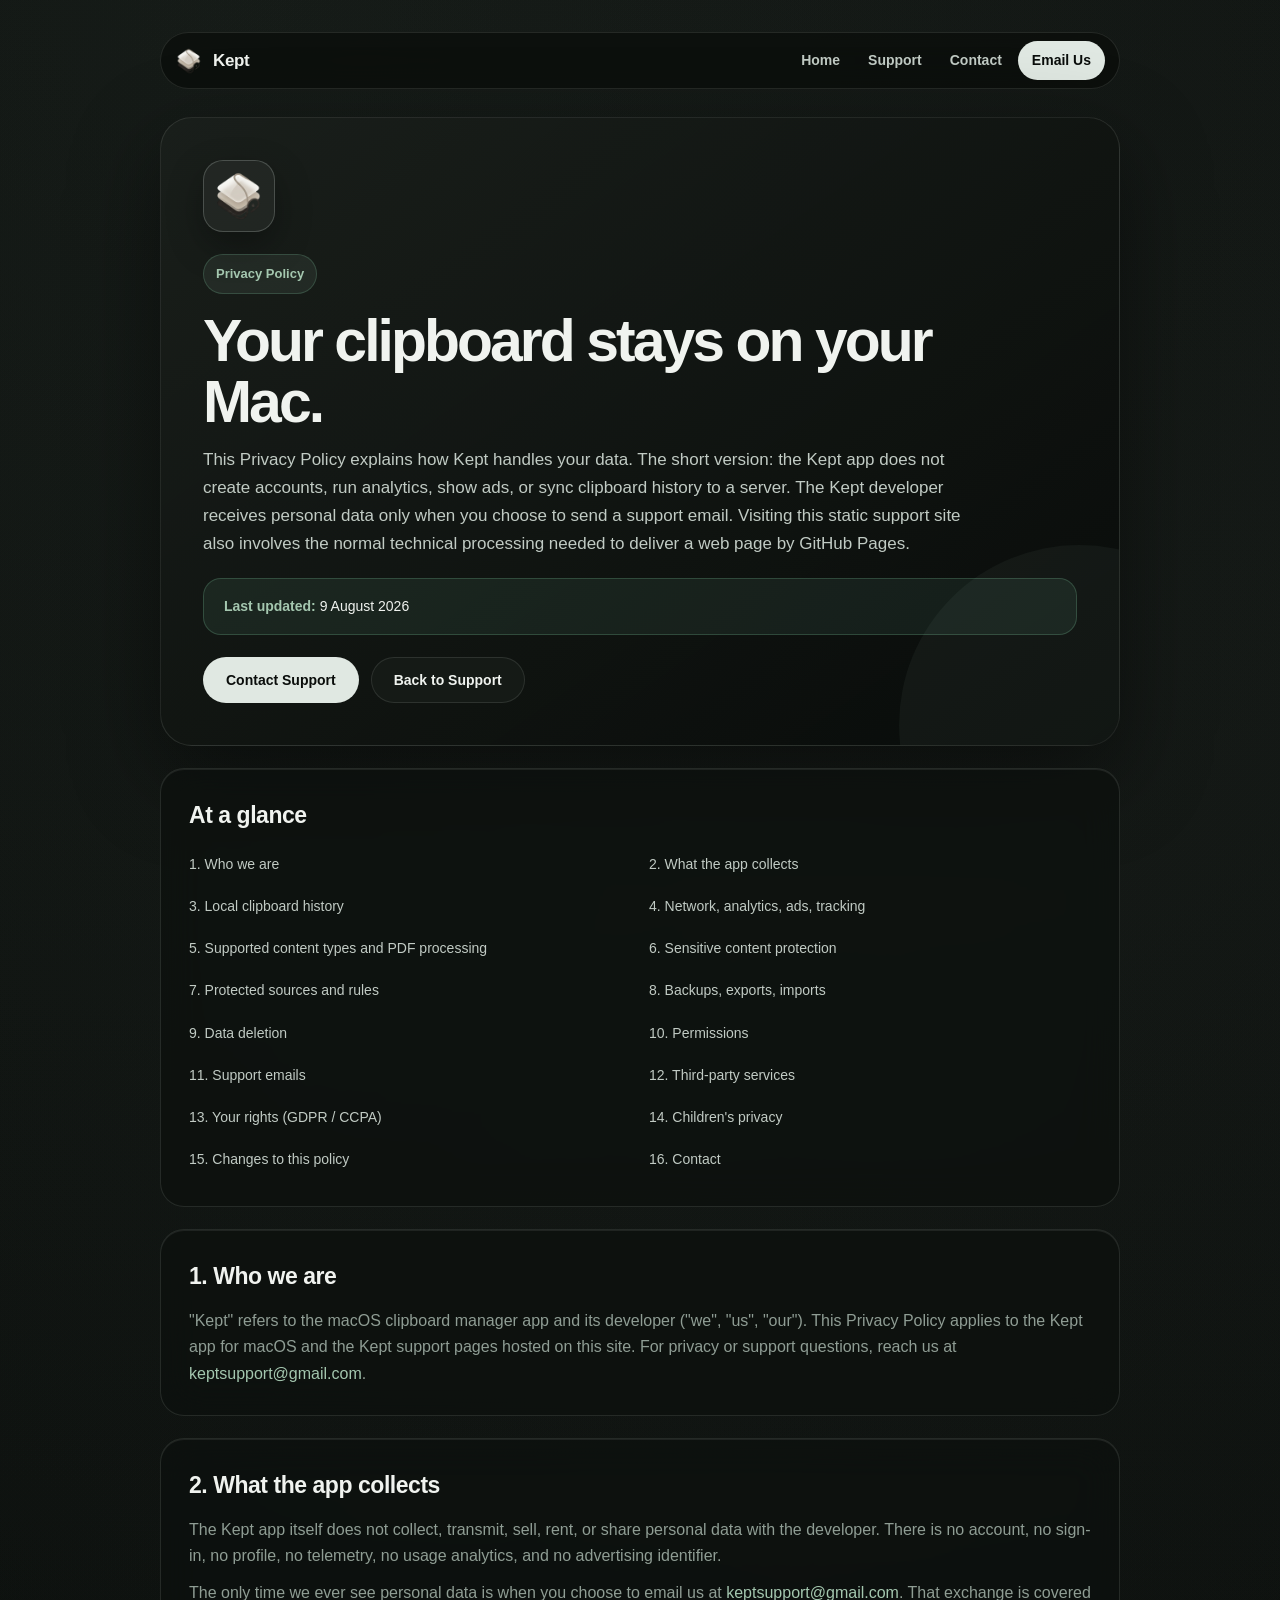
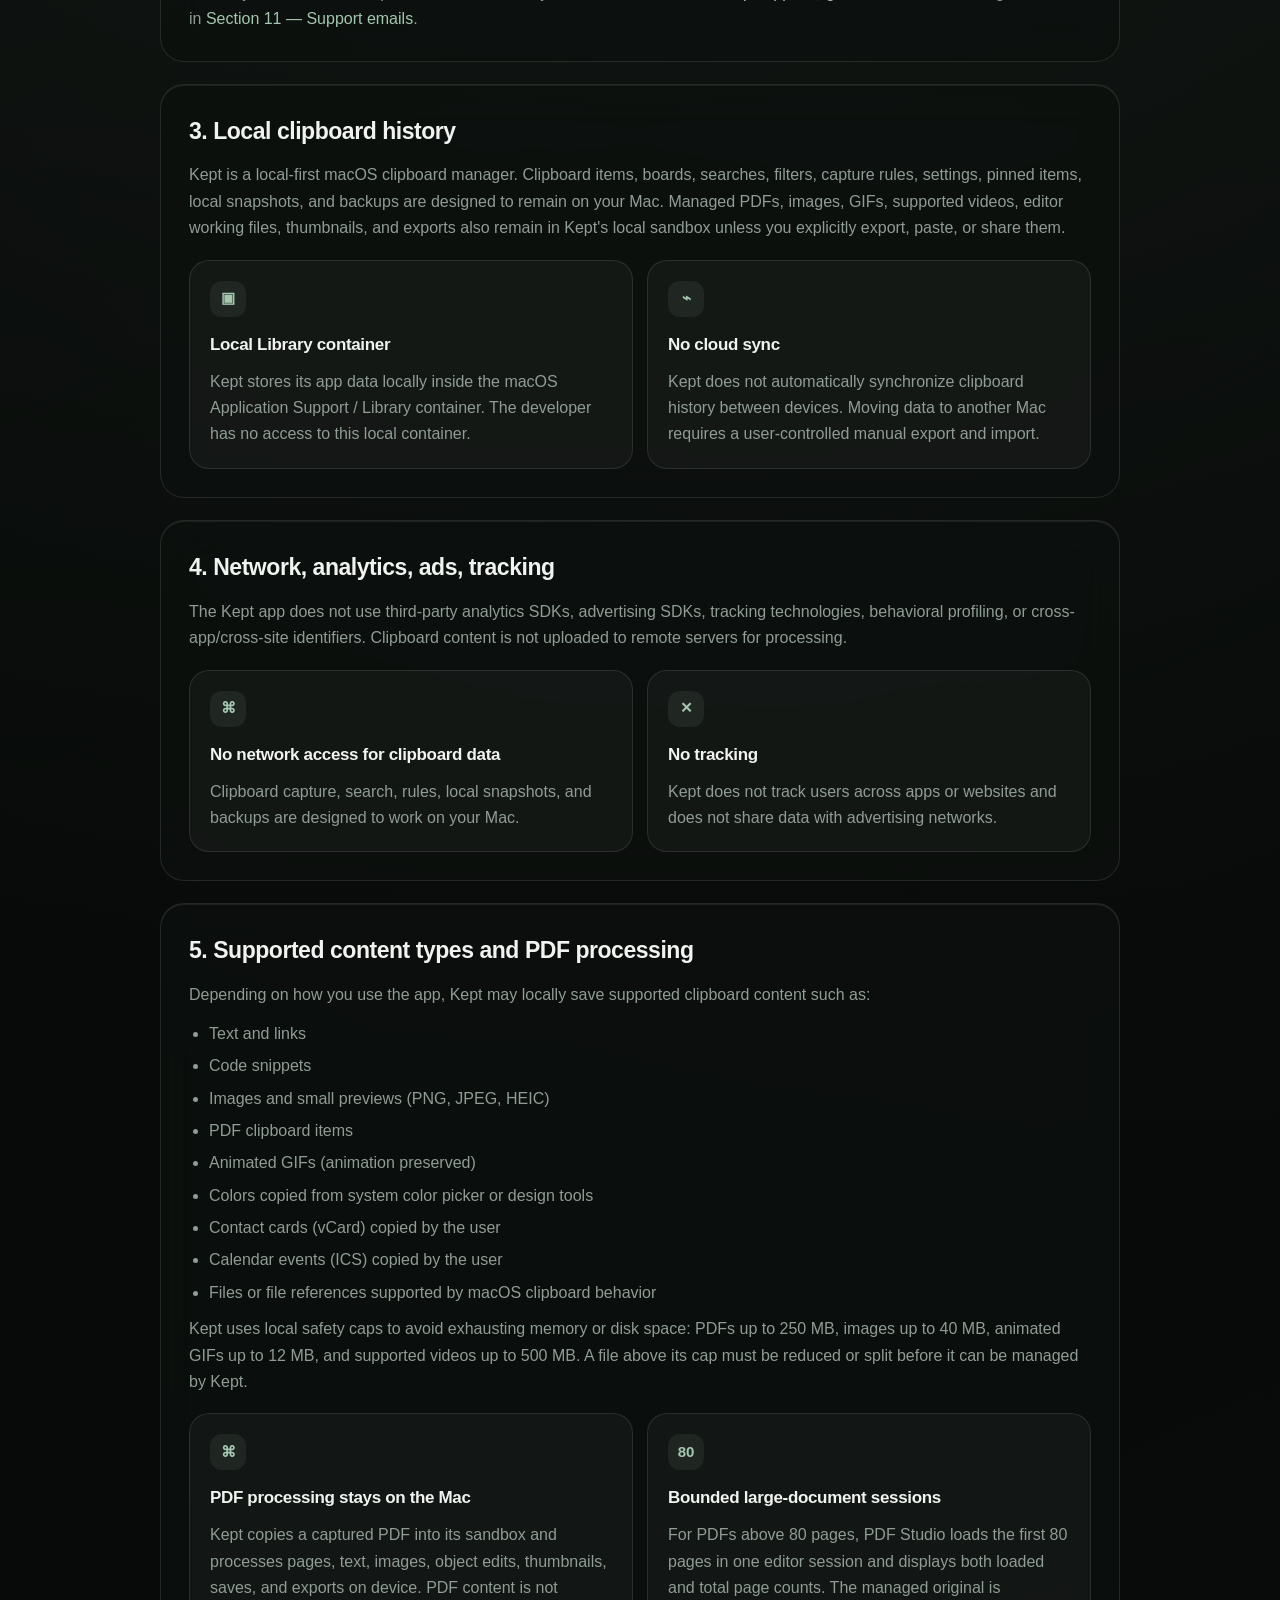
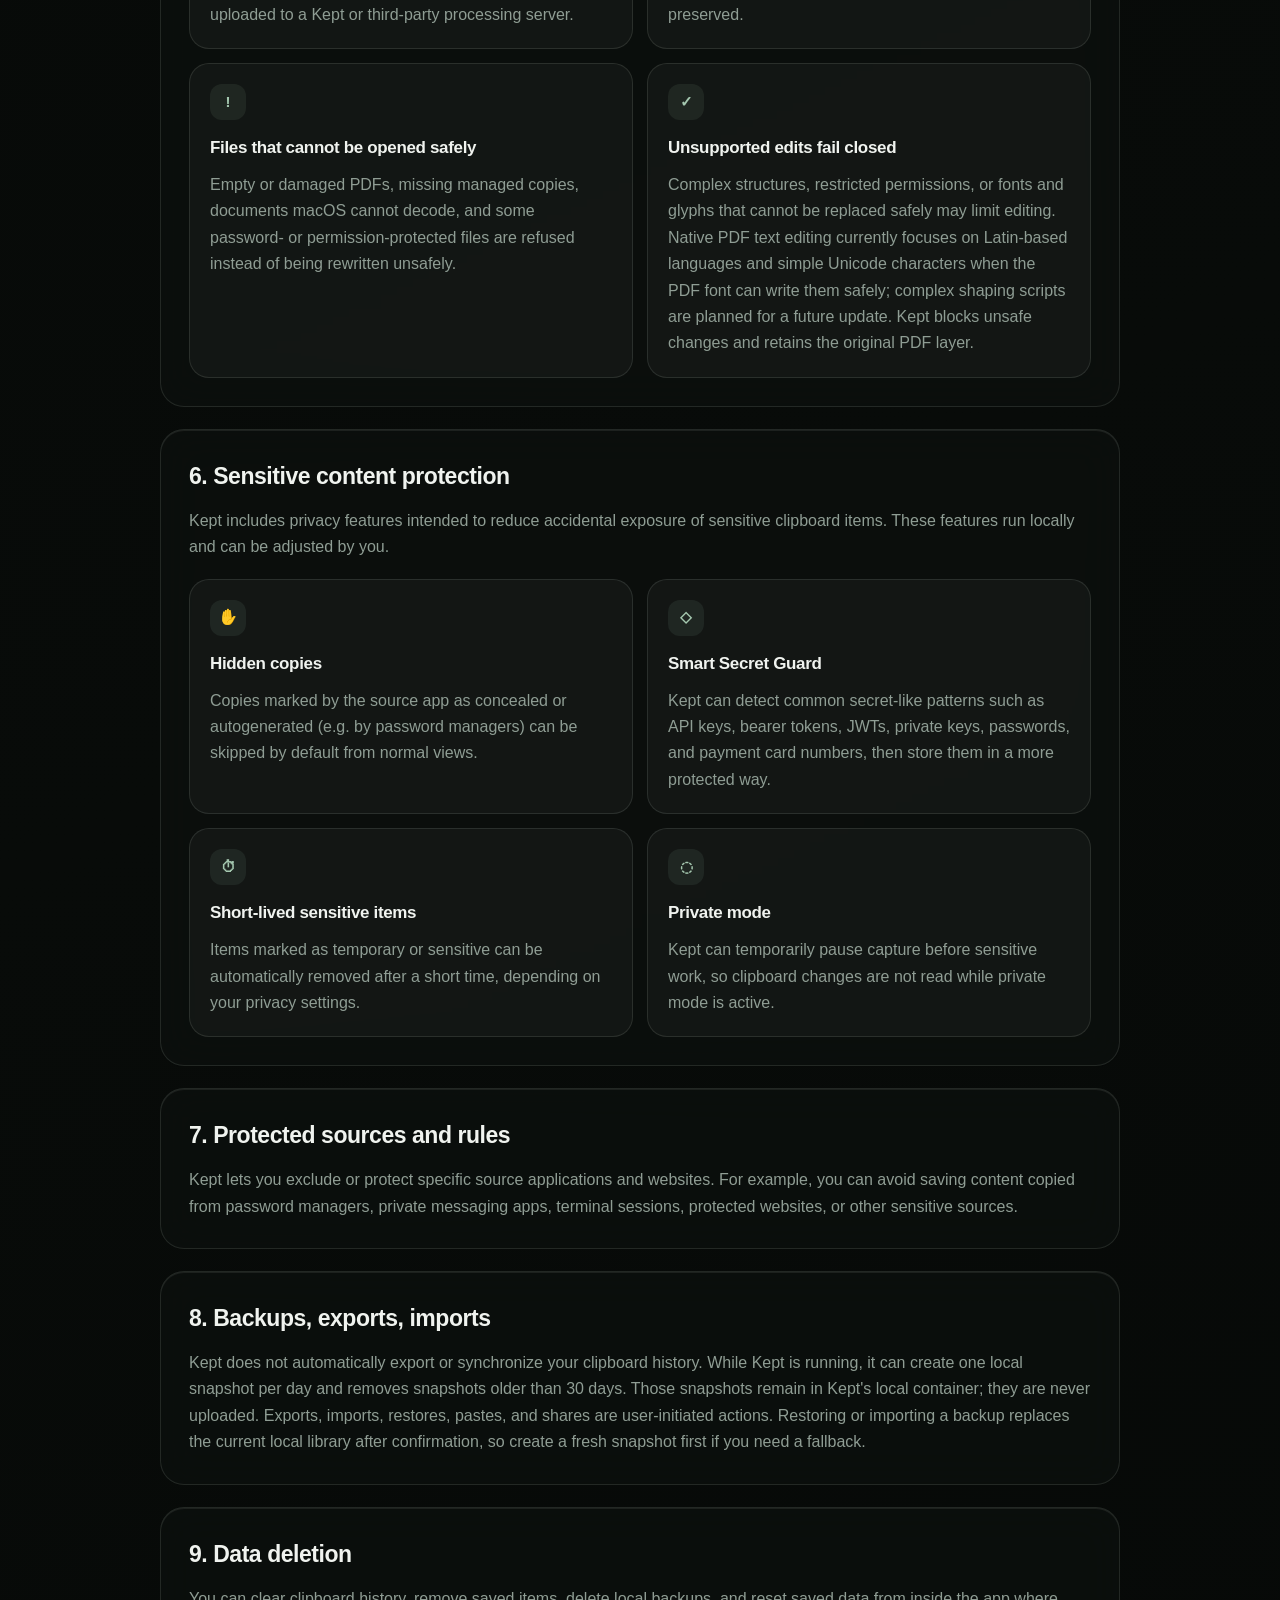
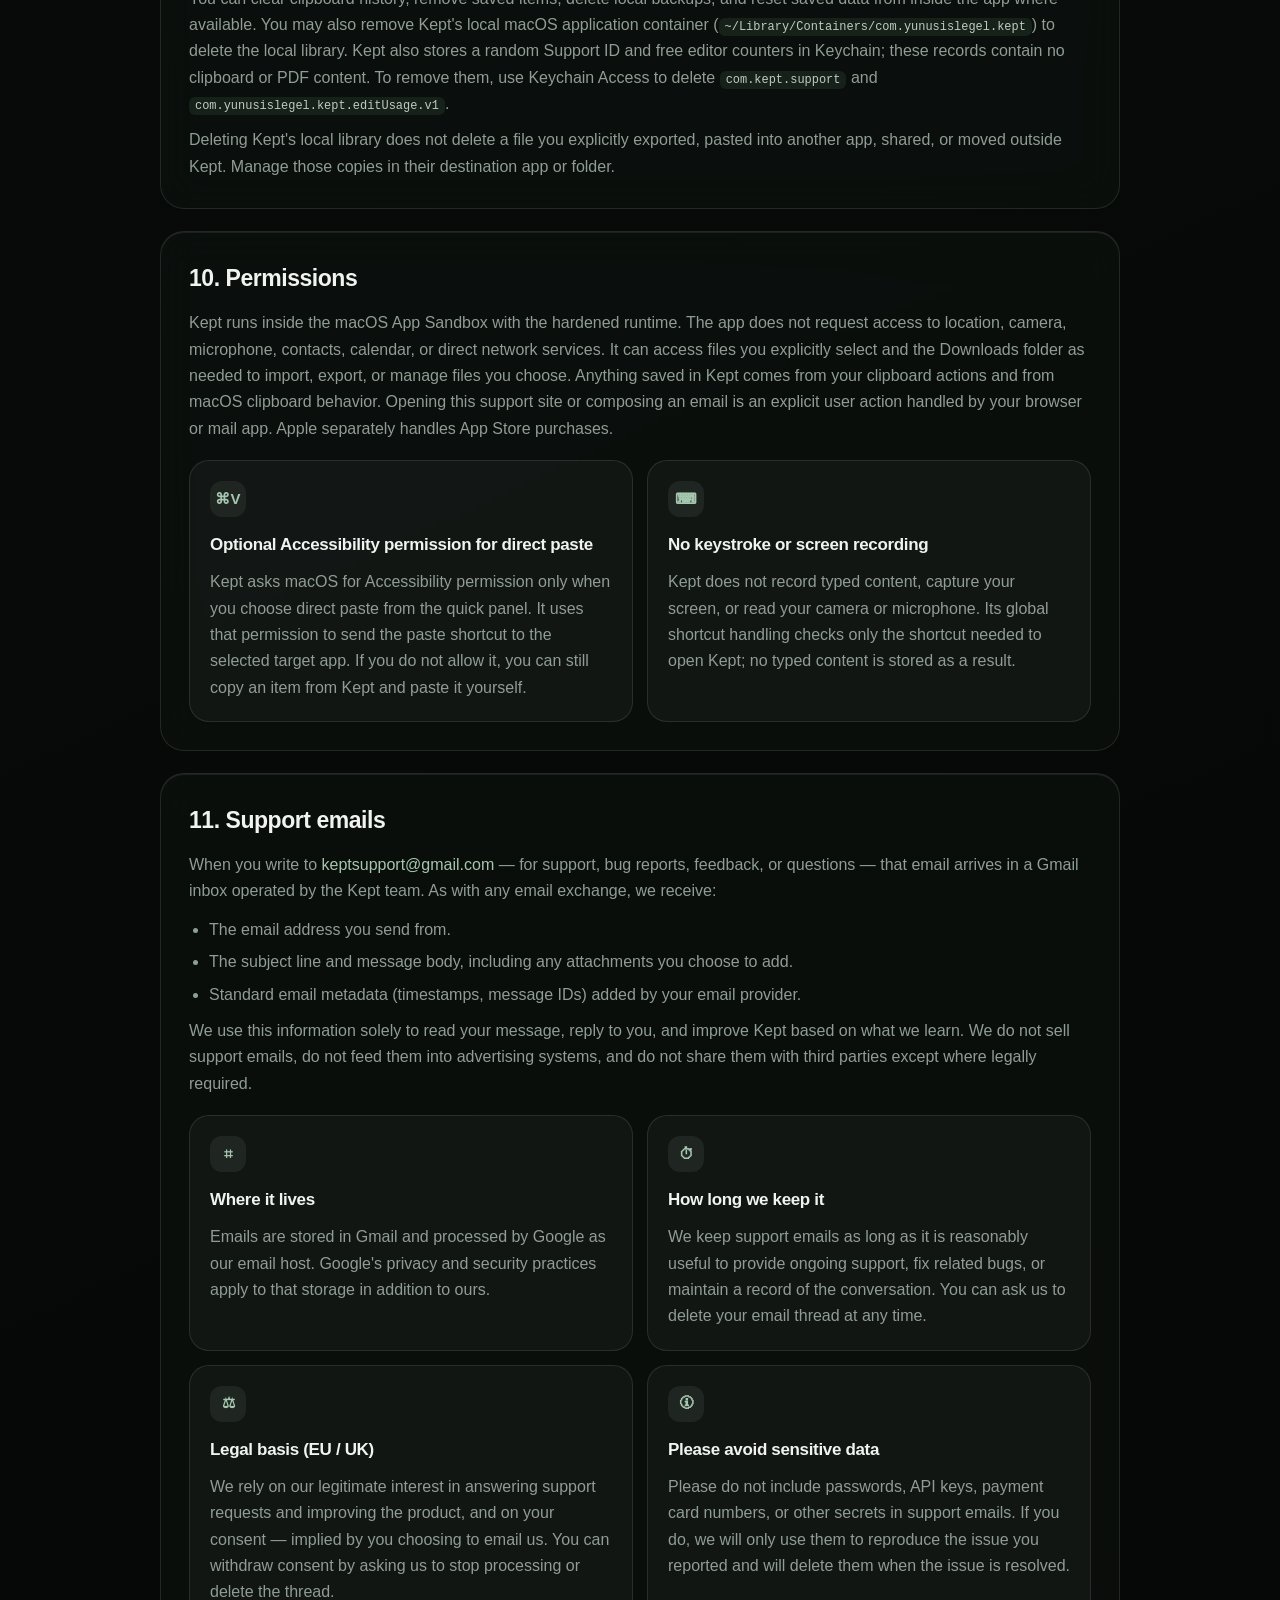
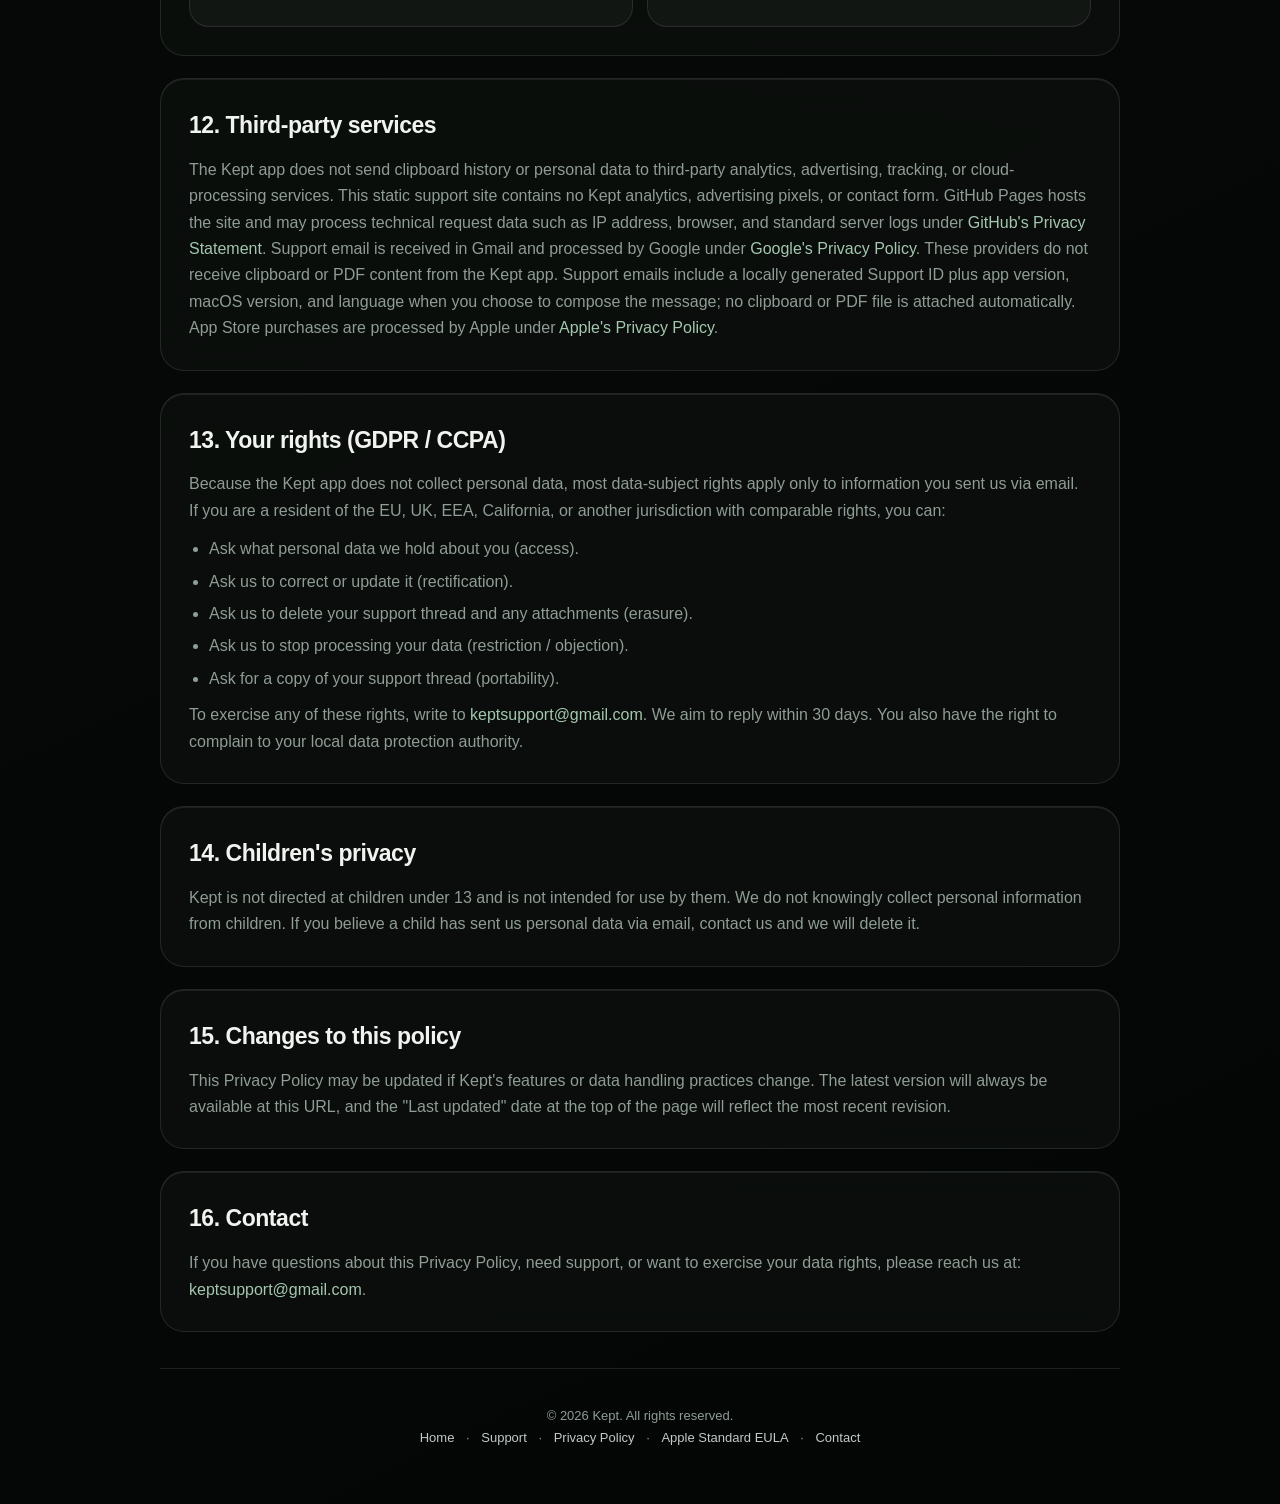
<file: privacy.html>
<!DOCTYPE html>
<html lang="en">
<head>
  <meta charset="UTF-8" />
  <meta name="viewport" content="width=device-width, initial-scale=1.0" />
  <title>Privacy Policy — Kept</title>
  <meta name="description" content="How Kept handles your data. The short answer: clipboard data stays on your Mac." />
  <meta name="robots" content="index,follow" />
  <meta name="theme-color" content="#050706" />
  <link rel="canonical" href="https://yunusislegel-kept.github.io/kept-support/privacy.html" />
  <link rel="icon" type="image/png" href="./assets/KeptLogo.png" />
  <style>
    :root {
      color-scheme: dark;
      --bg: #050706;
      --panel: #0b0f0d;
      --card: #111512;
      --card-soft: #151a16;
      --border: rgba(235, 244, 238, 0.11);
      --border-strong: rgba(235, 244, 238, 0.2);
      --text: #f0f3ef;
      --muted: #8f9d94;
      --muted-strong: #c1cbc4;
      --accent: #a4c7af;
      --accent-soft: rgba(164, 199, 175, 0.09);
      --shadow: 0 30px 90px rgba(0, 0, 0, 0.46);
    }

    * { box-sizing: border-box; }

    html, body { background: var(--bg); }

    body {
      margin: 0;
      font-family: -apple-system, BlinkMacSystemFont, "Inter", "Segoe UI", Arial, sans-serif;
      background:
        radial-gradient(circle at 18% 0%, rgba(113, 142, 122, 0.12), transparent 34%),
        radial-gradient(circle at 86% 8%, rgba(207, 220, 211, 0.04), transparent 30%),
        linear-gradient(155deg, #050706, #080b09 48%, #040605);
      color: var(--text);
      line-height: 1.65;
      -webkit-font-smoothing: antialiased;
    }

    a { color: var(--accent); text-decoration: none; }
    a:hover { text-decoration: underline; }

    .wrap {
      width: min(960px, calc(100% - 32px));
      margin: 0 auto;
      padding: 32px 0 48px;
    }

    .topbar {
      display: flex;
      align-items: center;
      justify-content: space-between;
      padding: 8px 14px;
      border: 1px solid var(--border);
      background: rgba(10, 13, 11, 0.72);
      border-radius: 999px;
      backdrop-filter: blur(20px);
      -webkit-backdrop-filter: blur(20px);
      margin-bottom: 28px;
    }

    .brand {
      display: inline-flex;
      align-items: center;
      gap: 10px;
      font-weight: 800;
      letter-spacing: -0.02em;
      color: var(--text);
      font-size: 17px;
    }
    .brand img { width: 28px; height: 28px; border-radius: 8px; display: block; }

    .topnav { display: inline-flex; gap: 4px; align-items: center; }
    .topnav a {
      color: var(--muted-strong);
      font-weight: 700;
      font-size: 14px;
      padding: 8px 12px;
      border-radius: 999px;
    }
    .topnav a:hover { background: var(--accent-soft); color: var(--accent); text-decoration: none; }
    .topnav a.cta { background: #e0e8e2; color: #0a0d0b; padding: 8px 14px; }
    .topnav a.cta:hover { background: #f2f5f2; color: #0a0d0b; }

    .hero {
      border: 1px solid var(--border);
      background: linear-gradient(145deg, rgba(27, 32, 28, 0.78), rgba(7, 10, 8, 0.88));
      border-radius: 32px;
      padding: 42px;
      box-shadow: var(--shadow);
      position: relative;
      overflow: hidden;
    }

    .hero::after {
      content: "";
      position: absolute;
      width: 360px;
      height: 360px;
      border-radius: 999px;
      background: rgba(164, 199, 175, 0.055);
      right: -140px;
      bottom: -160px;
      pointer-events: none;
    }

    .hero-logo {
      width: 72px;
      height: 72px;
      border-radius: 20px;
      border: 1px solid var(--border-strong);
      background: rgba(255, 255, 255, 0.045);
      padding: 8px;
      box-shadow: 0 14px 36px rgba(0, 0, 0, 0.32);
      display: block;
    }

    .badge {
      display: inline-flex;
      align-items: center;
      padding: 8px 12px;
      border-radius: 999px;
      background: var(--accent-soft);
      color: var(--accent);
      font-size: 13px;
      font-weight: 800;
      border: 1px solid rgba(124, 199, 160, 0.22);
      margin-top: 22px;
    }

    h1 {
      font-size: clamp(34px, 4.6vw, 60px);
      line-height: 1.04;
      letter-spacing: -0.05em;
      margin: 16px 0 14px;
      max-width: 760px;
    }

    h2 {
      margin: 0 0 12px;
      font-size: 23px;
      letter-spacing: -0.02em;
      color: var(--text);
    }

    h3 { margin: 0 0 8px; font-size: 17px; letter-spacing: -0.02em; }

    p, li { color: var(--muted); }
    p { margin: 10px 0 0; }
    p:first-child { margin-top: 0; }
    ul { margin: 12px 0 0; padding-left: 20px; }
    li { margin: 6px 0; }
    code { background: rgba(124, 199, 160, 0.10); padding: 2px 6px; border-radius: 6px; font-size: 0.92em; color: var(--muted-strong); }

    .lead { font-size: 17px; max-width: 760px; color: var(--muted-strong); }

    .notice {
      border: 1px solid rgba(124, 199, 160, 0.24);
      background: rgba(124, 199, 160, 0.09);
      color: var(--text);
      border-radius: 18px;
      padding: 16px 20px;
      margin-top: 20px;
      font-size: 14px;
    }

    .notice strong { color: var(--accent); font-weight: 800; }

    .nav-actions {
      display: flex;
      flex-wrap: wrap;
      gap: 12px;
      margin-top: 22px;
      position: relative;
      z-index: 1;
    }

    .button {
      display: inline-flex;
      align-items: center;
      justify-content: center;
      min-height: 46px;
      padding: 0 22px;
      border-radius: 999px;
      font-weight: 800;
      border: 1px solid var(--border);
      background: var(--card-soft);
      color: var(--text);
      font-size: 14px;
    }

    .button.primary { background: #e0e8e2; color: #0a0d0b; border-color: transparent; }
    .button:hover { background: rgba(124, 199, 160, 0.10); text-decoration: none; }
    .button.primary:hover { background: #f2f5f2; text-decoration: none; }

    .section {
      margin-top: 22px;
      border: 1px solid var(--border);
      background: rgba(13, 17, 14, 0.74);
      box-shadow: inset 0 1px rgba(255,255,255,.08);
      backdrop-filter: blur(20px);
      -webkit-backdrop-filter: blur(20px);
      border-radius: 24px;
      padding: 28px;
    }

    .grid {
      display: grid;
      grid-template-columns: repeat(2, 1fr);
      gap: 14px;
      margin-top: 18px;
    }

    .card {
      border: 1px solid var(--border);
      background: rgba(255, 255, 255, 0.035);
      border-radius: 20px;
      padding: 20px;
    }

    .icon {
      width: 36px;
      height: 36px;
      display: inline-flex;
      align-items: center;
      justify-content: center;
      border-radius: 12px;
      background: var(--accent-soft);
      color: var(--accent);
      margin-bottom: 14px;
      font-weight: 900;
      font-size: 15px;
    }

    .toc {
      list-style: none;
      padding: 0;
      margin: 0;
      display: grid;
      grid-template-columns: repeat(2, 1fr);
      gap: 6px 18px;
    }
    .toc li { margin: 0; }
    .toc a {
      display: block;
      padding: 6px 0;
      color: var(--muted-strong);
      font-size: 14px;
      border-bottom: 1px dashed transparent;
    }
    .toc a:hover { color: var(--accent); border-bottom-color: rgba(124, 199, 160, 0.35); text-decoration: none; }

    footer {
      padding: 36px 0 8px;
      color: var(--muted);
      font-size: 13px;
      text-align: center;
      border-top: 1px solid var(--border);
      margin-top: 36px;
    }
    footer a { color: var(--muted-strong); margin: 0 8px; }
    footer a:hover { color: var(--accent); }

    @media (max-width: 760px) {
      .hero { padding: 28px 22px; }
      .section { padding: 22px; }
      .grid { grid-template-columns: 1fr; }
      .toc { grid-template-columns: 1fr; }
      .topnav a:not(.cta) { display: none; }
    }
  </style>
</head>
<body>
  <main class="wrap">

    <nav class="topbar" aria-label="Primary">
      <a class="brand" href="./index.html">
        <img src="./assets/KeptLogo.png" alt="Kept logo" />
        Kept
      </a>
      <div class="topnav">
        <a href="./index.html">Home</a>
        <a href="./support.html">Support</a>
        <a href="#contact">Contact</a>
        <a class="cta" href="mailto:keptsupport@gmail.com">Email Us</a>
      </div>
    </nav>

    <section class="hero">
      <img class="hero-logo" src="./assets/KeptLogo.png" alt="Kept" />
      <span class="badge">Privacy Policy</span>
      <h1>Your clipboard stays on your Mac.</h1>
      <p class="lead">
        This Privacy Policy explains how Kept handles your data. The short version:
        the Kept app does not create accounts, run analytics, show ads, or sync clipboard
        history to a server. The Kept developer receives personal data only when you choose
        to send a support email. Visiting this static support site also involves the normal
        technical processing needed to deliver a web page by GitHub Pages.
      </p>
      <div class="notice"><strong>Last updated:</strong> 9 August 2026</div>
      <div class="nav-actions">
        <a class="button primary" href="mailto:keptsupport@gmail.com">Contact Support</a>
        <a class="button" href="./support.html">Back to Support</a>
      </div>
    </section>

    <section class="section">
      <h2>At a glance</h2>
      <ul class="toc">
        <li><a href="#s1">1. Who we are</a></li>
        <li><a href="#s2">2. What the app collects</a></li>
        <li><a href="#s3">3. Local clipboard history</a></li>
        <li><a href="#s4">4. Network, analytics, ads, tracking</a></li>
        <li><a href="#s5">5. Supported content types and PDF processing</a></li>
        <li><a href="#s6">6. Sensitive content protection</a></li>
        <li><a href="#s7">7. Protected sources and rules</a></li>
        <li><a href="#s8">8. Backups, exports, imports</a></li>
        <li><a href="#s9">9. Data deletion</a></li>
        <li><a href="#s10">10. Permissions</a></li>
        <li><a href="#s11">11. Support emails</a></li>
        <li><a href="#s12">12. Third-party services</a></li>
        <li><a href="#s13">13. Your rights (GDPR / CCPA)</a></li>
        <li><a href="#s14">14. Children's privacy</a></li>
        <li><a href="#s15">15. Changes to this policy</a></li>
        <li><a href="#contact">16. Contact</a></li>
      </ul>
    </section>

    <section class="section" id="s1">
      <h2>1. Who we are</h2>
      <p>
        "Kept" refers to the macOS clipboard manager app and its developer
        ("we", "us", "our"). This Privacy Policy applies to the Kept app for macOS and
        the Kept support pages hosted on this site. For privacy or support questions, reach us at
        <a href="mailto:keptsupport@gmail.com">keptsupport@gmail.com</a>.
      </p>
    </section>

    <section class="section" id="s2">
      <h2>2. What the app collects</h2>
      <p>
        The Kept app itself does not collect, transmit, sell, rent, or share personal data
        with the developer. There is no account, no sign-in, no profile, no telemetry,
        no usage analytics, and no advertising identifier.
      </p>
      <p>
        The only time we ever see personal data is when you choose to email us at
        <a href="mailto:keptsupport@gmail.com">keptsupport@gmail.com</a>. That exchange
        is covered in <a href="#s11">Section 11 — Support emails</a>.
      </p>
    </section>

    <section class="section" id="s3">
      <h2>3. Local clipboard history</h2>
      <p>
        Kept is a local-first macOS clipboard manager. Clipboard items, boards, searches,
        filters, capture rules, settings, pinned items, local snapshots, and backups are
        designed to remain on your Mac. Managed PDFs, images, GIFs, supported videos,
        editor working files, thumbnails, and exports also remain in Kept's local sandbox
        unless you explicitly export, paste, or share them.
      </p>
      <div class="grid">
        <article class="card">
          <div class="icon">▣</div>
          <h3>Local Library container</h3>
          <p>Kept stores its app data locally inside the macOS Application Support / Library container. The developer has no access to this local container.</p>
        </article>
        <article class="card">
          <div class="icon">⌁</div>
          <h3>No cloud sync</h3>
          <p>Kept does not automatically synchronize clipboard history between devices. Moving data to another Mac requires a user-controlled manual export and import.</p>
        </article>
      </div>
    </section>

    <section class="section" id="s4">
      <h2>4. Network, analytics, ads, tracking</h2>
      <p>
        The Kept app does not use third-party analytics SDKs, advertising SDKs, tracking
        technologies, behavioral profiling, or cross-app/cross-site identifiers. Clipboard
        content is not uploaded to remote servers for processing.
      </p>
      <div class="grid">
        <article class="card">
          <div class="icon">⌘</div>
          <h3>No network access for clipboard data</h3>
          <p>Clipboard capture, search, rules, local snapshots, and backups are designed to work on your Mac.</p>
        </article>
        <article class="card">
          <div class="icon">✕</div>
          <h3>No tracking</h3>
          <p>Kept does not track users across apps or websites and does not share data with advertising networks.</p>
        </article>
      </div>
    </section>

    <section class="section" id="s5">
      <h2>5. Supported content types and PDF processing</h2>
      <p>Depending on how you use the app, Kept may locally save supported clipboard content such as:</p>
      <ul>
        <li>Text and links</li>
        <li>Code snippets</li>
        <li>Images and small previews (PNG, JPEG, HEIC)</li>
        <li>PDF clipboard items</li>
        <li>Animated GIFs (animation preserved)</li>
        <li>Colors copied from system color picker or design tools</li>
        <li>Contact cards (vCard) copied by the user</li>
        <li>Calendar events (ICS) copied by the user</li>
        <li>Files or file references supported by macOS clipboard behavior</li>
      </ul>
      <p>
        Kept uses local safety caps to avoid exhausting memory or disk space: PDFs up to
        250&nbsp;MB, images up to 40&nbsp;MB, animated GIFs up to 12&nbsp;MB, and supported
        videos up to 500&nbsp;MB. A file above its cap must be reduced or split before it can
        be managed by Kept.
      </p>
      <div class="grid">
        <article class="card">
          <div class="icon">⌘</div>
          <h3>PDF processing stays on the Mac</h3>
          <p>Kept copies a captured PDF into its sandbox and processes pages, text, images, object edits, thumbnails, saves, and exports on device. PDF content is not uploaded to a Kept or third-party processing server.</p>
        </article>
        <article class="card">
          <div class="icon">80</div>
          <h3>Bounded large-document sessions</h3>
          <p>For PDFs above 80 pages, PDF Studio loads the first 80 pages in one editor session and displays both loaded and total page counts. The managed original is preserved.</p>
        </article>
        <article class="card">
          <div class="icon">!</div>
          <h3>Files that cannot be opened safely</h3>
          <p>Empty or damaged PDFs, missing managed copies, documents macOS cannot decode, and some password- or permission-protected files are refused instead of being rewritten unsafely.</p>
        </article>
        <article class="card">
          <div class="icon">✓</div>
          <h3>Unsupported edits fail closed</h3>
          <p>Complex structures, restricted permissions, or fonts and glyphs that cannot be replaced safely may limit editing. Native PDF text editing currently focuses on Latin-based languages and simple Unicode characters when the PDF font can write them safely; complex shaping scripts are planned for a future update. Kept blocks unsafe changes and retains the original PDF layer.</p>
        </article>
      </div>
    </section>

    <section class="section" id="s6">
      <h2>6. Sensitive content protection</h2>
      <p>Kept includes privacy features intended to reduce accidental exposure of sensitive clipboard items. These features run locally and can be adjusted by you.</p>
      <div class="grid">
        <article class="card">
          <div class="icon">✋</div>
          <h3>Hidden copies</h3>
          <p>Copies marked by the source app as concealed or autogenerated (e.g. by password managers) can be skipped by default from normal views.</p>
        </article>
        <article class="card">
          <div class="icon">◇</div>
          <h3>Smart Secret Guard</h3>
          <p>Kept can detect common secret-like patterns such as API keys, bearer tokens, JWTs, private keys, passwords, and payment card numbers, then store them in a more protected way.</p>
        </article>
        <article class="card">
          <div class="icon">⏱</div>
          <h3>Short-lived sensitive items</h3>
          <p>Items marked as temporary or sensitive can be automatically removed after a short time, depending on your privacy settings.</p>
        </article>
        <article class="card">
          <div class="icon">◌</div>
          <h3>Private mode</h3>
          <p>Kept can temporarily pause capture before sensitive work, so clipboard changes are not read while private mode is active.</p>
        </article>
      </div>
    </section>

    <section class="section" id="s7">
      <h2>7. Protected sources and rules</h2>
      <p>
        Kept lets you exclude or protect specific source applications and websites. For
        example, you can avoid saving content copied from password managers, private
        messaging apps, terminal sessions, protected websites, or other sensitive sources.
      </p>
    </section>

    <section class="section" id="s8">
      <h2>8. Backups, exports, imports</h2>
      <p>
        Kept does not automatically export or synchronize your clipboard history. While
        Kept is running, it can create one local snapshot per day and removes snapshots
        older than 30 days. Those snapshots remain in Kept's local container; they are
        never uploaded. Exports, imports, restores, pastes, and shares are user-initiated
        actions. Restoring or importing a backup replaces the current local library after
        confirmation, so create a fresh snapshot first if you need a fallback.
      </p>
    </section>

    <section class="section" id="s9">
      <h2>9. Data deletion</h2>
      <p>
        You can clear clipboard history, remove saved items, delete local backups, and
        reset saved data from inside the app where available. You may also remove Kept's
        local macOS application container (<code>~/Library/Containers/com.yunusislegel.kept</code>)
        to delete the local library. Kept also stores a random Support ID and free editor
        counters in Keychain; these records contain no clipboard or PDF content. To remove
        them, use Keychain Access to delete <code>com.kept.support</code> and
        <code>com.yunusislegel.kept.editUsage.v1</code>.
      </p>
      <p>
        Deleting Kept's local library does not delete a file you explicitly exported,
        pasted into another app, shared, or moved outside Kept. Manage those copies in
        their destination app or folder.
      </p>
    </section>

    <section class="section" id="s10">
      <h2>10. Permissions</h2>
      <p>
        Kept runs inside the macOS App Sandbox with the hardened runtime. The app does
        not request access to location, camera, microphone, contacts, calendar, or
        direct network services. It can access files you explicitly select and the
        Downloads folder as needed to import, export, or manage files you choose.
        Anything saved in Kept comes from your clipboard actions and from macOS clipboard
        behavior. Opening this support site or composing an email is an explicit user
        action handled by your browser or mail app. Apple separately handles App Store purchases.
      </p>
      <div class="grid">
        <article class="card">
          <div class="icon">⌘V</div>
          <h3>Optional Accessibility permission for direct paste</h3>
          <p>Kept asks macOS for Accessibility permission only when you choose direct paste from the quick panel. It uses that permission to send the paste shortcut to the selected target app. If you do not allow it, you can still copy an item from Kept and paste it yourself.</p>
        </article>
        <article class="card">
          <div class="icon">⌨</div>
          <h3>No keystroke or screen recording</h3>
          <p>Kept does not record typed content, capture your screen, or read your camera or microphone. Its global shortcut handling checks only the shortcut needed to open Kept; no typed content is stored as a result.</p>
        </article>
      </div>
    </section>

    <section class="section" id="s11">
      <h2>11. Support emails</h2>
      <p>
        When you write to <a href="mailto:keptsupport@gmail.com">keptsupport@gmail.com</a>
        — for support, bug reports, feedback, or questions — that email arrives in a Gmail
        inbox operated by the Kept team. As with any email exchange, we receive:
      </p>
      <ul>
        <li>The email address you send from.</li>
        <li>The subject line and message body, including any attachments you choose to add.</li>
        <li>Standard email metadata (timestamps, message IDs) added by your email provider.</li>
      </ul>
      <p>
        We use this information solely to read your message, reply to you, and improve
        Kept based on what we learn. We do not sell support emails, do not feed them
        into advertising systems, and do not share them with third parties except where
        legally required.
      </p>
      <div class="grid">
        <article class="card">
          <div class="icon">⌗</div>
          <h3>Where it lives</h3>
          <p>Emails are stored in Gmail and processed by Google as our email host. Google's privacy and security practices apply to that storage in addition to ours.</p>
        </article>
        <article class="card">
          <div class="icon">⏱</div>
          <h3>How long we keep it</h3>
          <p>We keep support emails as long as it is reasonably useful to provide ongoing support, fix related bugs, or maintain a record of the conversation. You can ask us to delete your email thread at any time.</p>
        </article>
        <article class="card">
          <div class="icon">⚖</div>
          <h3>Legal basis (EU / UK)</h3>
          <p>We rely on our legitimate interest in answering support requests and improving the product, and on your consent — implied by you choosing to email us. You can withdraw consent by asking us to stop processing or delete the thread.</p>
        </article>
        <article class="card">
          <div class="icon">🛈</div>
          <h3>Please avoid sensitive data</h3>
          <p>Please do not include passwords, API keys, payment card numbers, or other secrets in support emails. If you do, we will only use them to reproduce the issue you reported and will delete them when the issue is resolved.</p>
        </article>
      </div>
    </section>

    <section class="section" id="s12">
      <h2>12. Third-party services</h2>
      <p>
        The Kept app does not send clipboard history or personal data to third-party
        analytics, advertising, tracking, or cloud-processing services. This static support
        site contains no Kept analytics, advertising pixels, or contact form. GitHub Pages
        hosts the site and may process technical request data such as IP address, browser,
        and standard server logs under <a href="https://docs.github.com/en/site-policy/privacy-policies/github-privacy-statement">GitHub's Privacy Statement</a>.
        Support email is received in Gmail and processed by Google under
        <a href="https://policies.google.com/privacy">Google's Privacy Policy</a>.
        These providers do not receive clipboard or PDF content from the Kept app.
        Support emails include a locally generated Support ID plus app version, macOS version,
        and language when you choose to compose the message; no clipboard or PDF file is
        attached automatically. App Store purchases are processed by Apple under
        <a href="https://www.apple.com/legal/privacy/">Apple's Privacy Policy</a>.
      </p>
    </section>

    <section class="section" id="s13">
      <h2>13. Your rights (GDPR / CCPA)</h2>
      <p>
        Because the Kept app does not collect personal data, most data-subject rights
        apply only to information you sent us via email. If you are a resident of the
        EU, UK, EEA, California, or another jurisdiction with comparable rights, you can:
      </p>
      <ul>
        <li>Ask what personal data we hold about you (access).</li>
        <li>Ask us to correct or update it (rectification).</li>
        <li>Ask us to delete your support thread and any attachments (erasure).</li>
        <li>Ask us to stop processing your data (restriction / objection).</li>
        <li>Ask for a copy of your support thread (portability).</li>
      </ul>
      <p>
        To exercise any of these rights, write to
        <a href="mailto:keptsupport@gmail.com">keptsupport@gmail.com</a>. We aim to reply
        within 30 days. You also have the right to complain to your local data protection
        authority.
      </p>
    </section>

    <section class="section" id="s14">
      <h2>14. Children's privacy</h2>
      <p>
        Kept is not directed at children under 13 and is not intended for use by them.
        We do not knowingly collect personal information from children. If you believe
        a child has sent us personal data via email, contact us and we will delete it.
      </p>
    </section>

    <section class="section" id="s15">
      <h2>15. Changes to this policy</h2>
      <p>
        This Privacy Policy may be updated if Kept's features or data handling practices
        change. The latest version will always be available at this URL, and the
        "Last updated" date at the top of the page will reflect the most recent revision.
      </p>
    </section>

    <section class="section" id="contact">
      <h2>16. Contact</h2>
      <p>
        If you have questions about this Privacy Policy, need support, or want to
        exercise your data rights, please reach us at:
        <a href="mailto:keptsupport@gmail.com">keptsupport@gmail.com</a>.
      </p>
    </section>

    <footer>
      © 2026 Kept. All rights reserved.
      <br />
      <a href="./index.html">Home</a> ·
      <a href="./support.html">Support</a> ·
      <a href="./privacy.html">Privacy Policy</a> ·
      <a href="https://www.apple.com/legal/internet-services/itunes/dev/stdeula/">Apple Standard EULA</a> ·
      <a href="mailto:keptsupport@gmail.com">Contact</a>
    </footer>
  </main>
</body>
</html>
</file>
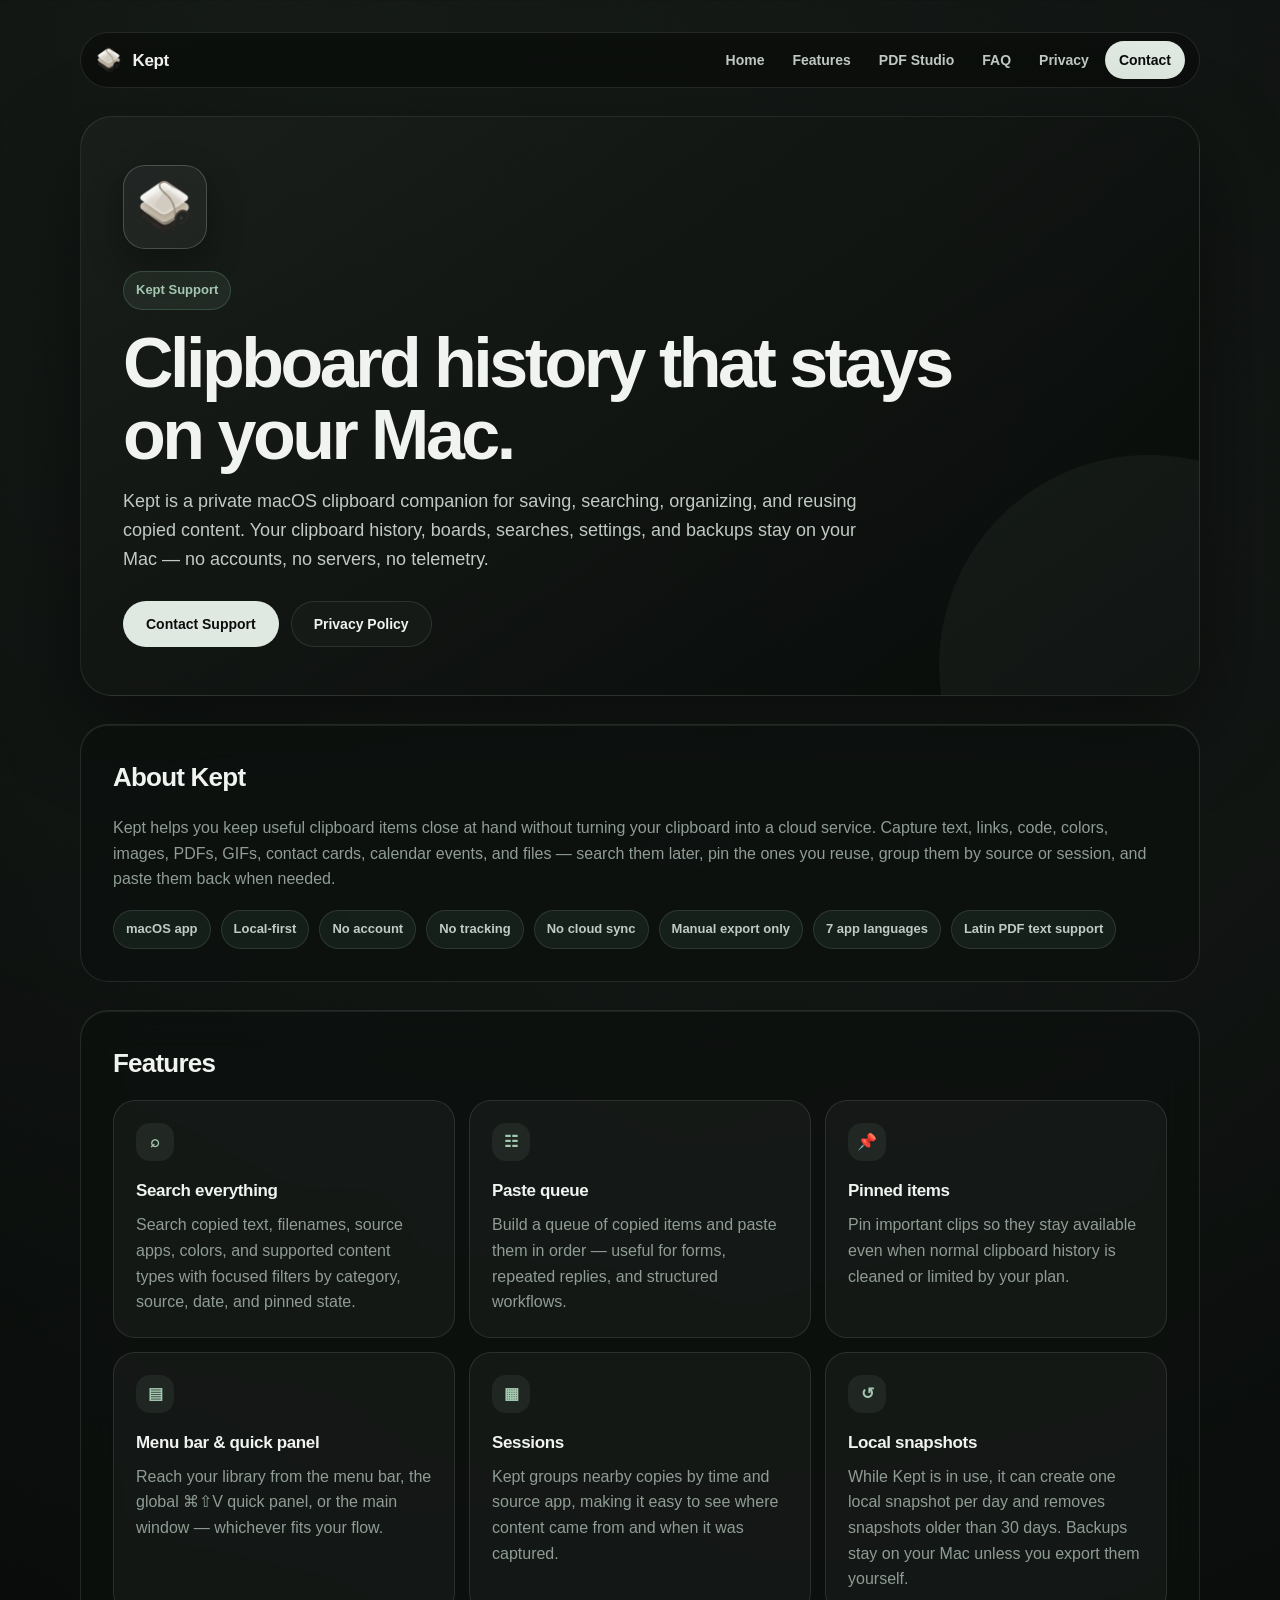
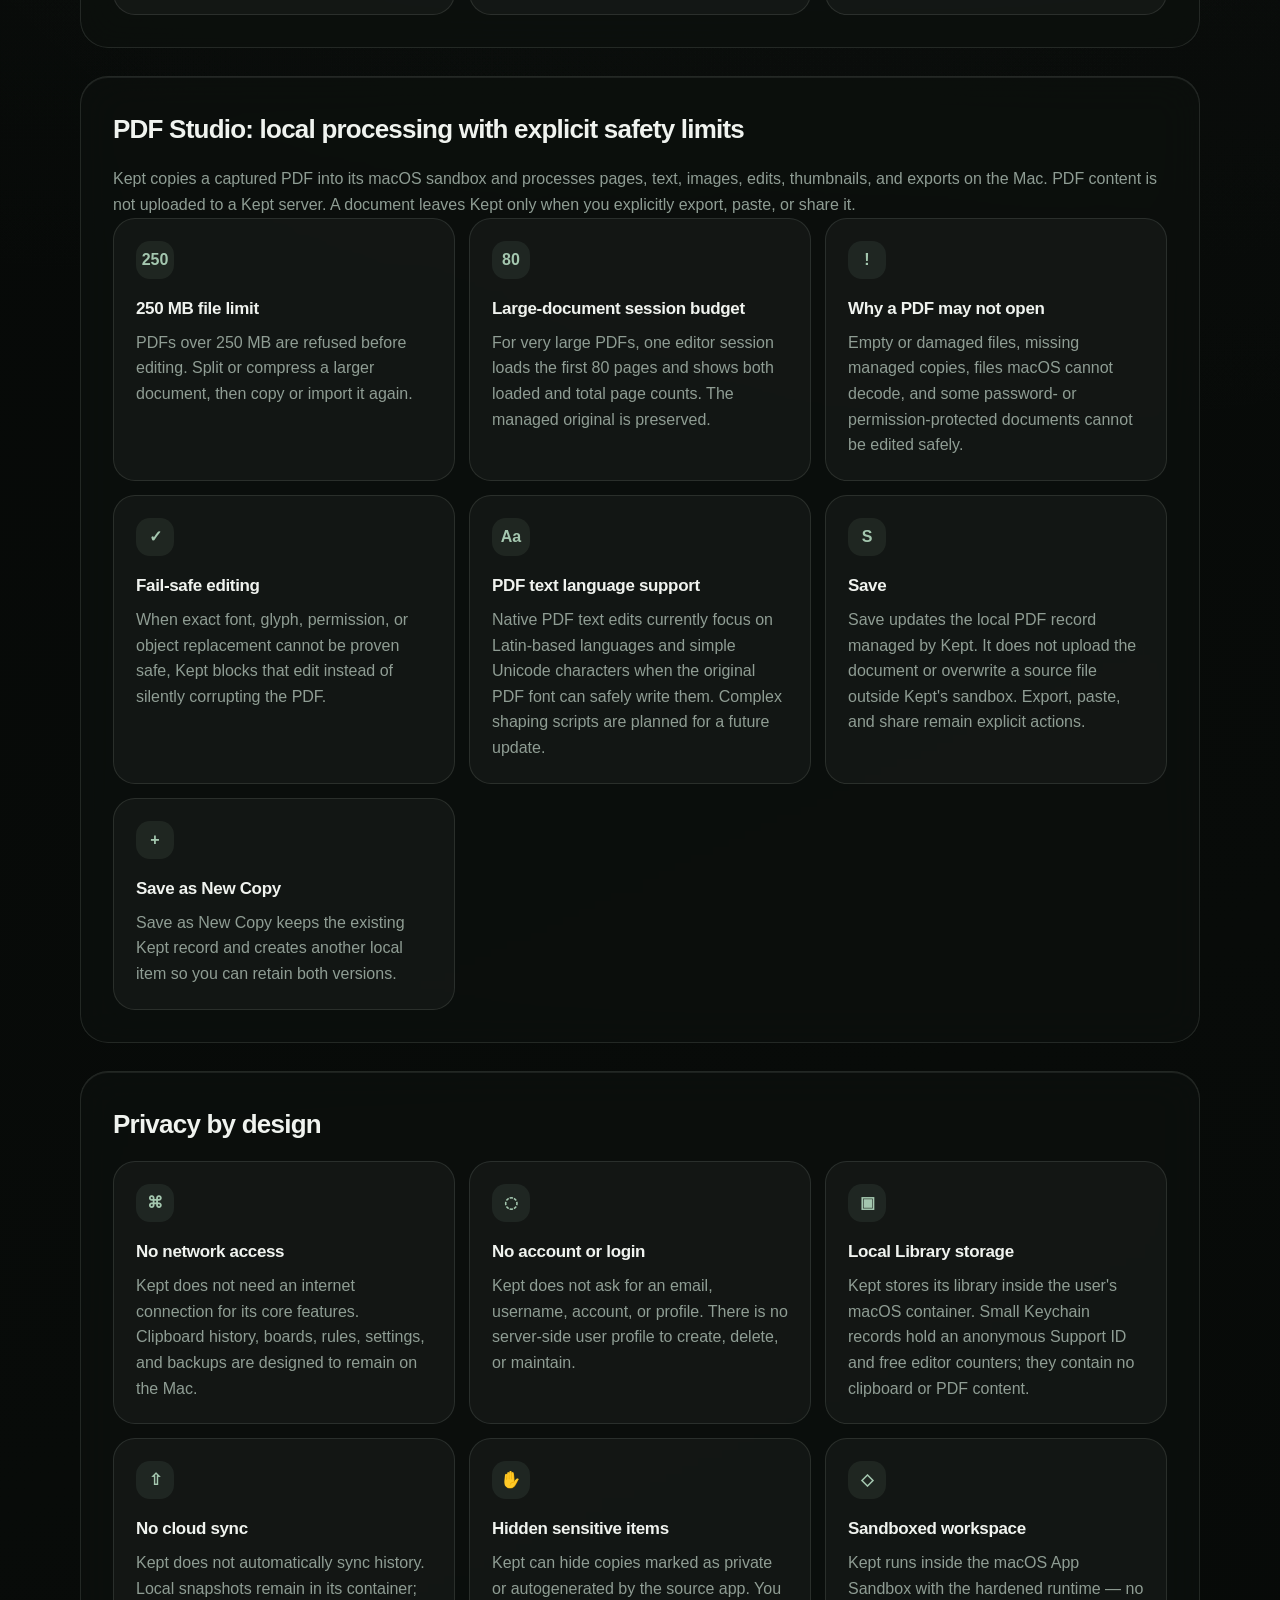
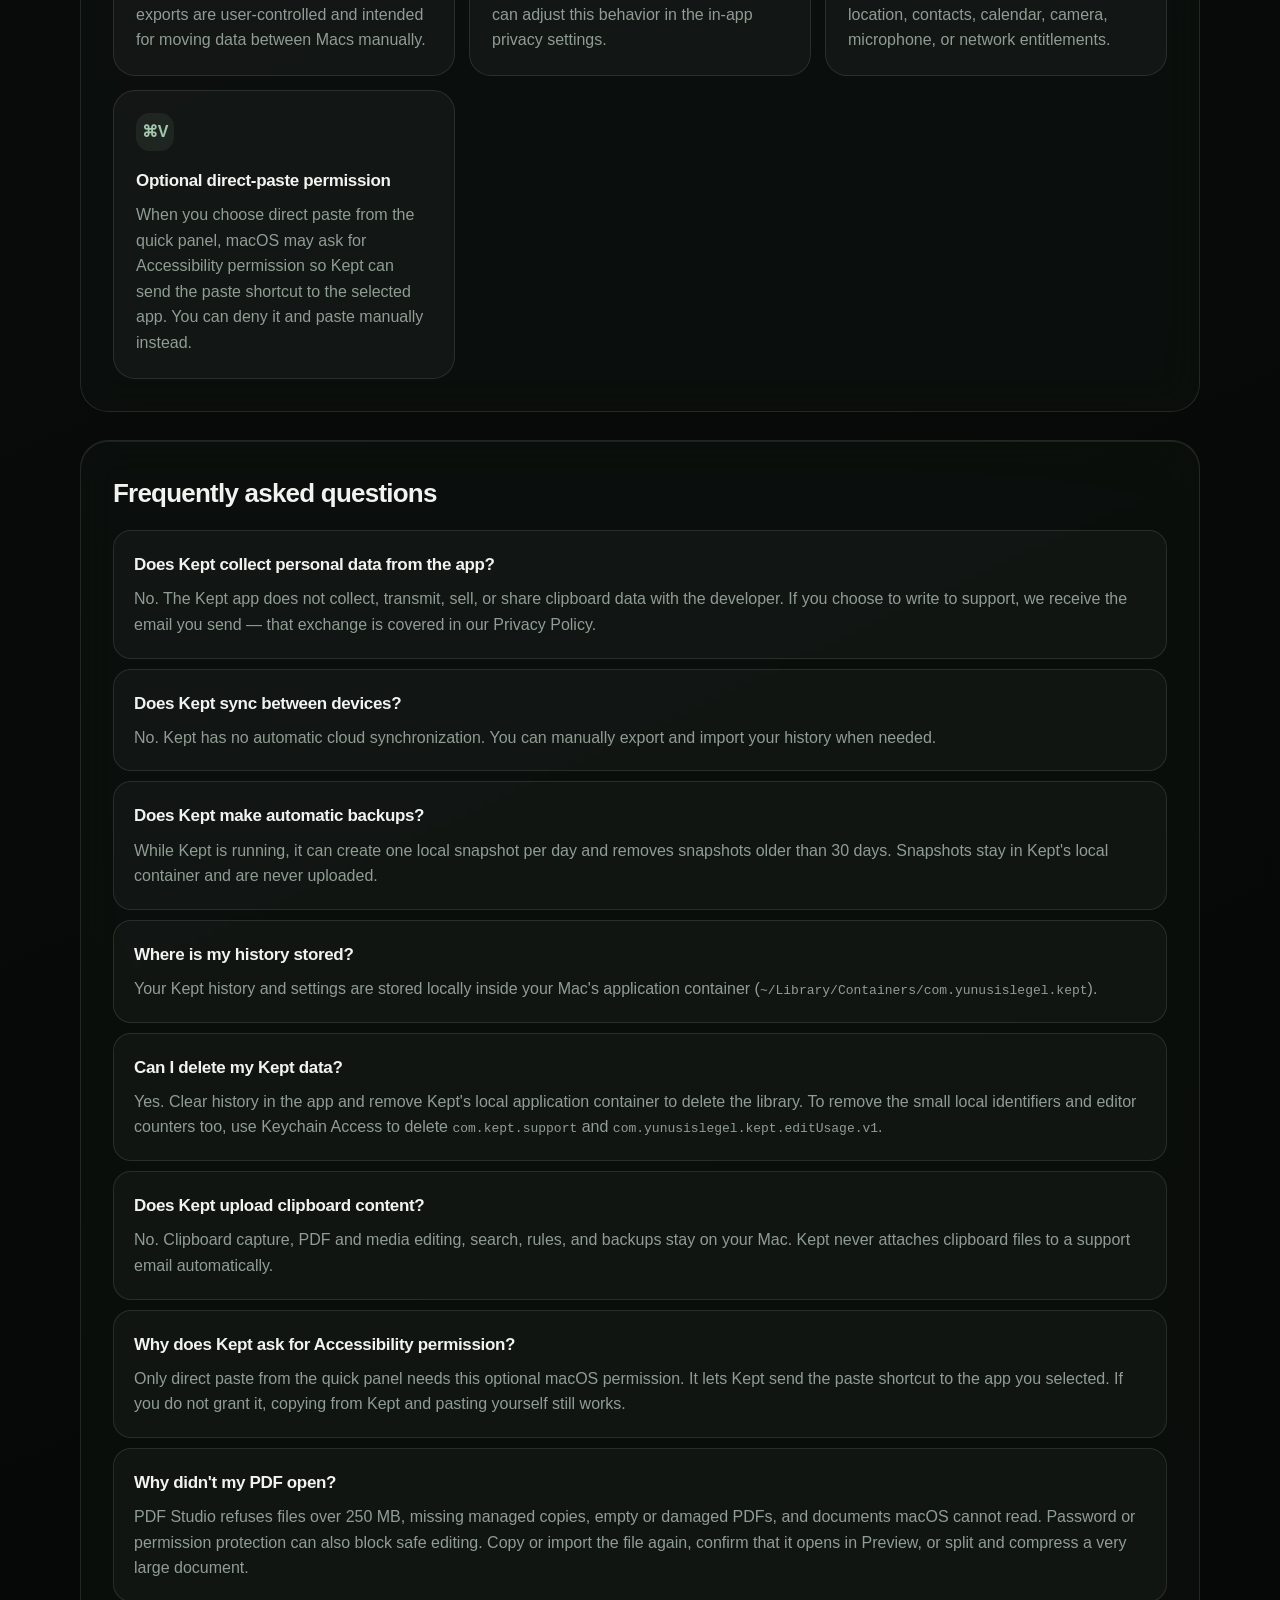
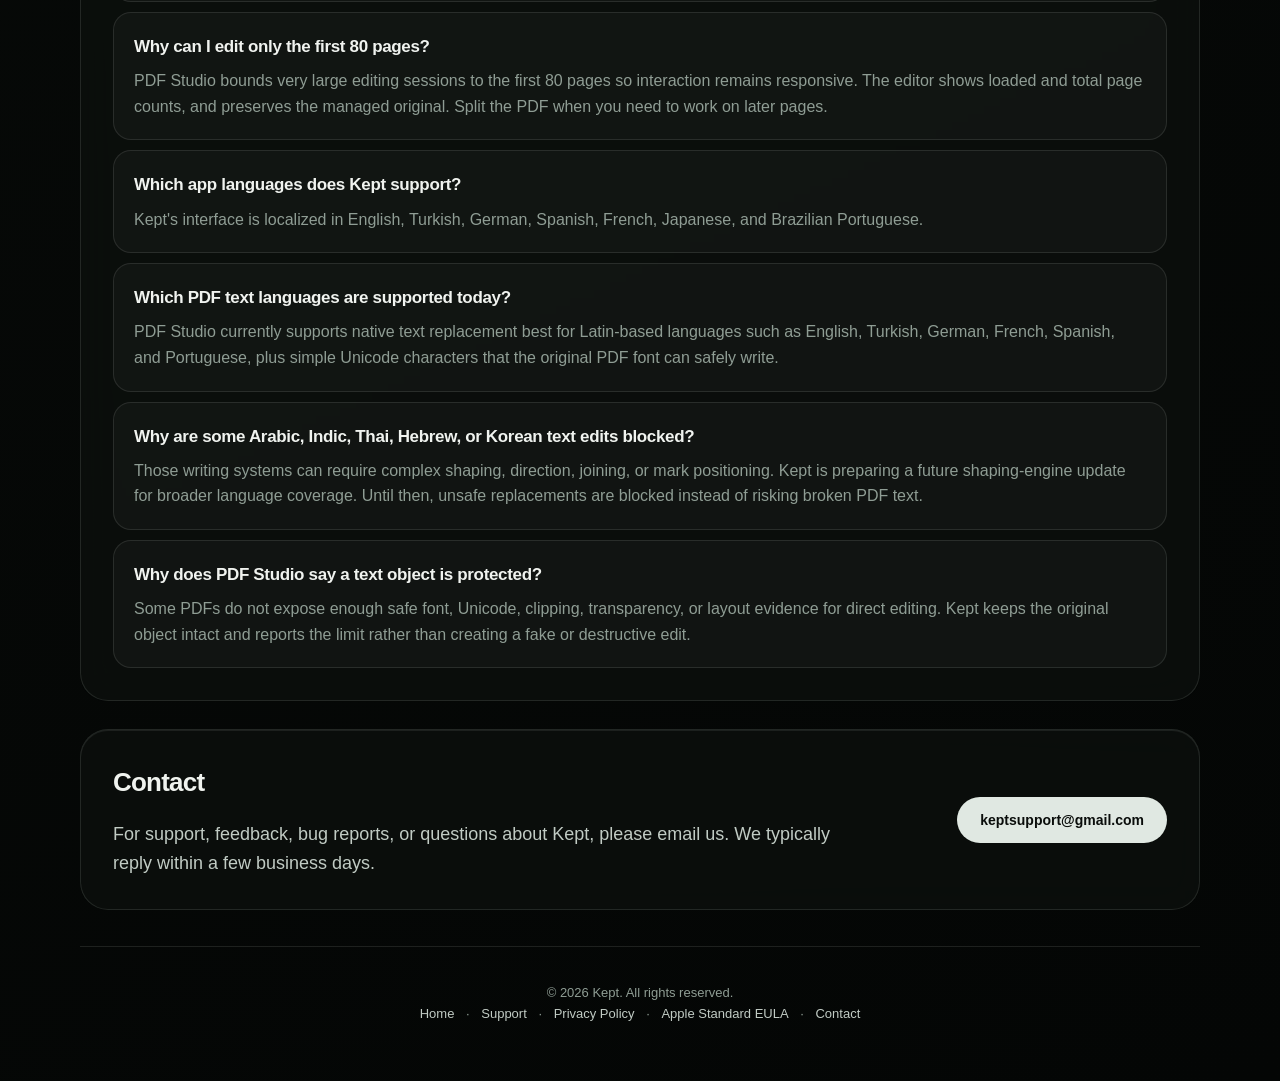
<file: support.html>
<!DOCTYPE html>
<html lang="en">
<head>
  <meta charset="UTF-8" />
  <meta name="viewport" content="width=device-width, initial-scale=1.0" />
  <title>Kept — Support</title>
  <meta name="description" content="Official Kept support: setup, clipboard history, Quick Panel, editors, PDF compatibility, privacy, and troubleshooting." />
  <meta name="robots" content="index,follow" />
  <meta name="theme-color" content="#050706" />
  <link rel="canonical" href="https://yunusislegel-kept.github.io/kept-support/support.html" />
  <link rel="icon" type="image/png" href="./assets/KeptLogo.png" />
  <style>
    :root {
      color-scheme: dark;
      --bg: #050706;
      --panel: #0b0f0d;
      --card: #111512;
      --card-soft: #151a16;
      --border: rgba(235, 244, 238, 0.11);
      --border-strong: rgba(235, 244, 238, 0.2);
      --text: #f0f3ef;
      --muted: #8f9d94;
      --muted-strong: #c1cbc4;
      --accent: #a4c7af;
      --accent-soft: rgba(164, 199, 175, 0.09);
      --shadow: 0 30px 90px rgba(0, 0, 0, 0.46);
    }

    * { box-sizing: border-box; }

    html, body { background: var(--bg); }

    body {
      margin: 0;
      font-family: -apple-system, BlinkMacSystemFont, "Inter", "Segoe UI", Arial, sans-serif;
      background:
        radial-gradient(circle at 20% 0%, rgba(113, 142, 122, 0.12), transparent 32%),
        radial-gradient(circle at 80% 10%, rgba(207, 220, 211, 0.04), transparent 28%),
        linear-gradient(155deg, #050706, #080b09 48%, #040605);
      color: var(--text);
      line-height: 1.6;
      -webkit-font-smoothing: antialiased;
    }

    a { color: var(--accent); text-decoration: none; }
    a:hover { text-decoration: underline; }

    .wrap {
      width: min(1120px, calc(100% - 32px));
      margin: 0 auto;
      padding: 32px 0 48px;
    }

    /* Top bar */
    .topbar {
      display: flex;
      align-items: center;
      justify-content: space-between;
      padding: 8px 14px;
      border: 1px solid var(--border);
      background: rgba(10, 13, 11, 0.72);
      border-radius: 999px;
      backdrop-filter: blur(20px);
      -webkit-backdrop-filter: blur(20px);
      margin-bottom: 28px;
    }

    .brand {
      display: inline-flex;
      align-items: center;
      gap: 10px;
      font-weight: 800;
      letter-spacing: -0.02em;
      color: var(--text);
      font-size: 17px;
    }

    .brand img {
      width: 28px;
      height: 28px;
      border-radius: 8px;
      display: block;
    }

    .topnav {
      display: inline-flex;
      gap: 4px;
      align-items: center;
    }

    .topnav a {
      color: var(--muted-strong);
      font-weight: 700;
      font-size: 14px;
      padding: 8px 12px;
      border-radius: 999px;
    }

    .topnav a:hover {
      background: var(--accent-soft);
      color: var(--accent);
      text-decoration: none;
    }

    .topnav a.cta {
      background: #e0e8e2;
      color: #0a0d0b;
      padding: 8px 14px;
    }

    .topnav a.cta:hover { background: #f2f5f2; color: #0a0d0b; }

    /* Hero */
    .hero {
      border: 1px solid var(--border);
      background: linear-gradient(145deg, rgba(27, 32, 28, 0.78), rgba(7, 10, 8, 0.88));
      border-radius: 32px;
      padding: 48px 42px;
      box-shadow: var(--shadow);
      overflow: hidden;
      position: relative;
    }

    .hero::after {
      content: "";
      position: absolute;
      width: 420px;
      height: 420px;
      border-radius: 999px;
      background: rgba(164, 199, 175, 0.055);
      right: -160px;
      bottom: -180px;
      pointer-events: none;
    }

    .hero-logo {
      width: 84px;
      height: 84px;
      border-radius: 22px;
      border: 1px solid var(--border-strong);
      background: rgba(255, 255, 255, 0.045);
      padding: 10px;
      box-shadow: 0 14px 36px rgba(0, 0, 0, 0.32);
      display: block;
    }

    .badge {
      display: inline-flex;
      align-items: center;
      gap: 8px;
      padding: 8px 12px;
      border-radius: 999px;
      background: var(--accent-soft);
      color: var(--accent);
      font-size: 13px;
      font-weight: 700;
      border: 1px solid rgba(124, 199, 160, 0.22);
      margin-top: 22px;
    }

    h1 {
      font-size: clamp(38px, 5.6vw, 70px);
      line-height: 1.02;
      letter-spacing: -0.05em;
      margin: 18px 0 16px;
      max-width: 900px;
    }

    h2 {
      margin: 0 0 16px;
      font-size: 26px;
      letter-spacing: -0.03em;
    }

    h3 {
      margin: 0 0 8px;
      font-size: 17px;
      letter-spacing: -0.02em;
    }

    p, li { color: var(--muted); margin: 0; }
    li { margin: 6px 0; }
    .lead { font-size: 18px; max-width: 760px; color: var(--muted-strong); }

    .actions {
      display: flex;
      flex-wrap: wrap;
      gap: 12px;
      margin-top: 28px;
      position: relative;
      z-index: 1;
    }

    .button {
      display: inline-flex;
      align-items: center;
      justify-content: center;
      min-height: 46px;
      padding: 0 22px;
      border-radius: 999px;
      font-weight: 800;
      border: 1px solid var(--border);
      background: var(--card-soft);
      color: var(--text);
      font-size: 14px;
    }

    .button.primary {
      background: #e0e8e2;
      color: #0a0d0b;
      border-color: transparent;
    }

    .button.primary:hover { background: #f2f5f2; text-decoration: none; }
    .button:hover { background: rgba(124, 199, 160, 0.10); text-decoration: none; }

    .section {
      margin-top: 28px;
      border: 1px solid var(--border);
      background: rgba(13, 17, 14, 0.74);
      box-shadow: inset 0 1px rgba(255,255,255,.08);
      backdrop-filter: blur(20px);
      -webkit-backdrop-filter: blur(20px);
      border-radius: 28px;
      padding: 32px;
    }

    .grid {
      display: grid;
      grid-template-columns: repeat(3, 1fr);
      gap: 14px;
    }

    .grid.two { grid-template-columns: repeat(2, 1fr); }

    .card {
      border: 1px solid var(--border);
      background: rgba(255, 255, 255, 0.035);
      border-radius: 22px;
      padding: 22px;
      min-height: 160px;
    }

    .icon {
      width: 38px;
      height: 38px;
      display: inline-flex;
      align-items: center;
      justify-content: center;
      border-radius: 14px;
      background: var(--accent-soft);
      color: var(--accent);
      margin-bottom: 16px;
      font-weight: 900;
      font-size: 16px;
    }

    .pill-row {
      display: flex;
      flex-wrap: wrap;
      gap: 10px;
      margin-top: 18px;
    }

    .pill {
      border: 1px solid var(--border);
      background: rgba(124, 199, 160, 0.08);
      color: var(--muted-strong);
      padding: 8px 12px;
      border-radius: 999px;
      font-size: 13px;
      font-weight: 700;
    }

    .faq {
      display: grid;
      gap: 10px;
    }

    .faq-item {
      border: 1px solid var(--border);
      background: rgba(255, 255, 255, 0.03);
      border-radius: 18px;
      padding: 20px;
    }

    .contact-card {
      display: flex;
      flex-wrap: wrap;
      gap: 18px;
      align-items: center;
      justify-content: space-between;
    }

    .contact-card .lead { margin: 0; }

    footer {
      padding: 36px 0 8px;
      color: var(--muted);
      font-size: 13px;
      text-align: center;
      border-top: 1px solid var(--border);
      margin-top: 36px;
    }

    footer a { color: var(--muted-strong); margin: 0 8px; }
    footer a:hover { color: var(--accent); }

    @media (max-width: 820px) {
      .hero { padding: 32px 24px; }
      .section { padding: 24px; }
      .grid, .grid.two { grid-template-columns: 1fr; }
      .topnav a:not(.cta) { display: none; }
    }
  </style>
</head>
<body>
  <main class="wrap">

    <nav class="topbar" aria-label="Primary">
      <a class="brand" href="./index.html">
        <img src="./assets/KeptLogo.png" alt="Kept logo" />
        Kept
      </a>
      <div class="topnav">
        <a href="./index.html">Home</a>
        <a href="#features">Features</a>
        <a href="#pdf-studio">PDF Studio</a>
        <a href="#faq">FAQ</a>
        <a href="./privacy.html">Privacy</a>
        <a class="cta" href="mailto:keptsupport@gmail.com">Contact</a>
      </div>
    </nav>

    <section class="hero">
      <img class="hero-logo" src="./assets/KeptLogo.png" alt="Kept" />
      <span class="badge">Kept Support</span>
      <h1>Clipboard history that stays on your Mac.</h1>
      <p class="lead">
        Kept is a private macOS clipboard companion for saving, searching, organizing,
        and reusing copied content. Your clipboard history, boards, searches, settings,
        and backups stay on your Mac — no accounts, no servers, no telemetry.
      </p>
      <div class="actions">
        <a class="button primary" href="mailto:keptsupport@gmail.com">Contact Support</a>
        <a class="button" href="./privacy.html">Privacy Policy</a>
      </div>
    </section>

    <section class="section">
      <h2>About Kept</h2>
      <p>
        Kept helps you keep useful clipboard items close at hand without turning your
        clipboard into a cloud service. Capture text, links, code, colors, images, PDFs,
        GIFs, contact cards, calendar events, and files — search them later, pin the ones
        you reuse, group them by source or session, and paste them back when needed.
      </p>
      <div class="pill-row">
        <span class="pill">macOS app</span>
        <span class="pill">Local-first</span>
        <span class="pill">No account</span>
        <span class="pill">No tracking</span>
        <span class="pill">No cloud sync</span>
        <span class="pill">Manual export only</span>
        <span class="pill">7 app languages</span>
        <span class="pill">Latin PDF text support</span>
      </div>
    </section>

    <section class="section" id="features">
      <h2>Features</h2>
      <div class="grid">
        <article class="card">
          <div class="icon">⌕</div>
          <h3>Search everything</h3>
          <p>Search copied text, filenames, source apps, colors, and supported content types with focused filters by category, source, date, and pinned state.</p>
        </article>
        <article class="card">
          <div class="icon">☷</div>
          <h3>Paste queue</h3>
          <p>Build a queue of copied items and paste them in order — useful for forms, repeated replies, and structured workflows.</p>
        </article>
        <article class="card">
          <div class="icon">📌</div>
          <h3>Pinned items</h3>
          <p>Pin important clips so they stay available even when normal clipboard history is cleaned or limited by your plan.</p>
        </article>
        <article class="card">
          <div class="icon">▤</div>
          <h3>Menu bar &amp; quick panel</h3>
          <p>Reach your library from the menu bar, the global ⌘⇧V quick panel, or the main window — whichever fits your flow.</p>
        </article>
        <article class="card">
          <div class="icon">▦</div>
          <h3>Sessions</h3>
          <p>Kept groups nearby copies by time and source app, making it easy to see where content came from and when it was captured.</p>
        </article>
        <article class="card">
          <div class="icon">↺</div>
          <h3>Local snapshots</h3>
          <p>While Kept is in use, it can create one local snapshot per day and removes snapshots older than 30 days. Backups stay on your Mac unless you export them yourself.</p>
        </article>
      </div>
    </section>

    <section class="section" id="pdf-studio">
      <h2>PDF Studio: local processing with explicit safety limits</h2>
      <p>
        Kept copies a captured PDF into its macOS sandbox and processes pages, text,
        images, edits, thumbnails, and exports on the Mac. PDF content is not uploaded
        to a Kept server. A document leaves Kept only when you explicitly export, paste,
        or share it.
      </p>
      <div class="grid">
        <article class="card">
          <div class="icon">250</div>
          <h3>250 MB file limit</h3>
          <p>PDFs over 250 MB are refused before editing. Split or compress a larger document, then copy or import it again.</p>
        </article>
        <article class="card">
          <div class="icon">80</div>
          <h3>Large-document session budget</h3>
          <p>For very large PDFs, one editor session loads the first 80 pages and shows both loaded and total page counts. The managed original is preserved.</p>
        </article>
        <article class="card">
          <div class="icon">!</div>
          <h3>Why a PDF may not open</h3>
          <p>Empty or damaged files, missing managed copies, files macOS cannot decode, and some password- or permission-protected documents cannot be edited safely.</p>
        </article>
        <article class="card">
          <div class="icon">✓</div>
          <h3>Fail-safe editing</h3>
          <p>When exact font, glyph, permission, or object replacement cannot be proven safe, Kept blocks that edit instead of silently corrupting the PDF.</p>
        </article>
        <article class="card">
          <div class="icon">Aa</div>
          <h3>PDF text language support</h3>
          <p>Native PDF text edits currently focus on Latin-based languages and simple Unicode characters when the original PDF font can safely write them. Complex shaping scripts are planned for a future update.</p>
        </article>
        <article class="card">
          <div class="icon">S</div>
          <h3>Save</h3>
          <p>Save updates the local PDF record managed by Kept. It does not upload the document or overwrite a source file outside Kept's sandbox. Export, paste, and share remain explicit actions.</p>
        </article>
        <article class="card">
          <div class="icon">+</div>
          <h3>Save as New Copy</h3>
          <p>Save as New Copy keeps the existing Kept record and creates another local item so you can retain both versions.</p>
        </article>
      </div>
    </section>

    <section class="section">
      <h2>Privacy by design</h2>
      <div class="grid">
        <article class="card">
          <div class="icon">⌘</div>
          <h3>No network access</h3>
          <p>Kept does not need an internet connection for its core features. Clipboard history, boards, rules, settings, and backups are designed to remain on the Mac.</p>
        </article>
        <article class="card">
          <div class="icon">◌</div>
          <h3>No account or login</h3>
          <p>Kept does not ask for an email, username, account, or profile. There is no server-side user profile to create, delete, or maintain.</p>
        </article>
        <article class="card">
          <div class="icon">▣</div>
          <h3>Local Library storage</h3>
          <p>Kept stores its library inside the user's macOS container. Small Keychain records hold an anonymous Support ID and free editor counters; they contain no clipboard or PDF content.</p>
        </article>
        <article class="card">
          <div class="icon">⇧</div>
          <h3>No cloud sync</h3>
          <p>Kept does not automatically sync history. Local snapshots remain in its container; exports are user-controlled and intended for moving data between Macs manually.</p>
        </article>
        <article class="card">
          <div class="icon">✋</div>
          <h3>Hidden sensitive items</h3>
          <p>Kept can hide copies marked as private or autogenerated by the source app. You can adjust this behavior in the in-app privacy settings.</p>
        </article>
        <article class="card">
          <div class="icon">◇</div>
          <h3>Sandboxed workspace</h3>
          <p>Kept runs inside the macOS App Sandbox with the hardened runtime — no location, contacts, calendar, camera, microphone, or network entitlements.</p>
        </article>
        <article class="card">
          <div class="icon">⌘V</div>
          <h3>Optional direct-paste permission</h3>
          <p>When you choose direct paste from the quick panel, macOS may ask for Accessibility permission so Kept can send the paste shortcut to the selected app. You can deny it and paste manually instead.</p>
        </article>
      </div>
    </section>

    <section class="section" id="faq">
      <h2>Frequently asked questions</h2>
      <div class="faq">
        <div class="faq-item">
          <h3>Does Kept collect personal data from the app?</h3>
          <p>No. The Kept app does not collect, transmit, sell, or share clipboard data with the developer. If you choose to write to support, we receive the email you send — that exchange is covered in our Privacy Policy.</p>
        </div>
        <div class="faq-item">
          <h3>Does Kept sync between devices?</h3>
          <p>No. Kept has no automatic cloud synchronization. You can manually export and import your history when needed.</p>
        </div>
        <div class="faq-item">
          <h3>Does Kept make automatic backups?</h3>
          <p>While Kept is running, it can create one local snapshot per day and removes snapshots older than 30 days. Snapshots stay in Kept's local container and are never uploaded.</p>
        </div>
        <div class="faq-item">
          <h3>Where is my history stored?</h3>
          <p>Your Kept history and settings are stored locally inside your Mac's application container (<code>~/Library/Containers/com.yunusislegel.kept</code>).</p>
        </div>
        <div class="faq-item">
          <h3>Can I delete my Kept data?</h3>
          <p>Yes. Clear history in the app and remove Kept's local application container to delete the library. To remove the small local identifiers and editor counters too, use Keychain Access to delete <code>com.kept.support</code> and <code>com.yunusislegel.kept.editUsage.v1</code>.</p>
        </div>
        <div class="faq-item">
          <h3>Does Kept upload clipboard content?</h3>
          <p>No. Clipboard capture, PDF and media editing, search, rules, and backups stay on your Mac. Kept never attaches clipboard files to a support email automatically.</p>
        </div>
        <div class="faq-item">
          <h3>Why does Kept ask for Accessibility permission?</h3>
          <p>Only direct paste from the quick panel needs this optional macOS permission. It lets Kept send the paste shortcut to the app you selected. If you do not grant it, copying from Kept and pasting yourself still works.</p>
        </div>
        <div class="faq-item">
          <h3>Why didn't my PDF open?</h3>
          <p>PDF Studio refuses files over 250 MB, missing managed copies, empty or damaged PDFs, and documents macOS cannot read. Password or permission protection can also block safe editing. Copy or import the file again, confirm that it opens in Preview, or split and compress a very large document.</p>
        </div>
        <div class="faq-item">
          <h3>Why can I edit only the first 80 pages?</h3>
          <p>PDF Studio bounds very large editing sessions to the first 80 pages so interaction remains responsive. The editor shows loaded and total page counts, and preserves the managed original. Split the PDF when you need to work on later pages.</p>
        </div>
        <div class="faq-item">
          <h3>Which app languages does Kept support?</h3>
          <p>Kept's interface is localized in English, Turkish, German, Spanish, French, Japanese, and Brazilian Portuguese.</p>
        </div>
        <div class="faq-item">
          <h3>Which PDF text languages are supported today?</h3>
          <p>PDF Studio currently supports native text replacement best for Latin-based languages such as English, Turkish, German, French, Spanish, and Portuguese, plus simple Unicode characters that the original PDF font can safely write.</p>
        </div>
        <div class="faq-item">
          <h3>Why are some Arabic, Indic, Thai, Hebrew, or Korean text edits blocked?</h3>
          <p>Those writing systems can require complex shaping, direction, joining, or mark positioning. Kept is preparing a future shaping-engine update for broader language coverage. Until then, unsafe replacements are blocked instead of risking broken PDF text.</p>
        </div>
        <div class="faq-item">
          <h3>Why does PDF Studio say a text object is protected?</h3>
          <p>Some PDFs do not expose enough safe font, Unicode, clipping, transparency, or layout evidence for direct editing. Kept keeps the original object intact and reports the limit rather than creating a fake or destructive edit.</p>
        </div>
      </div>
    </section>

    <section class="section" id="contact">
      <div class="contact-card">
        <div>
          <h2>Contact</h2>
          <p class="lead">
            For support, feedback, bug reports, or questions about Kept, please email us.
            We typically reply within a few business days.
          </p>
        </div>
        <a class="button primary" href="mailto:keptsupport@gmail.com">keptsupport@gmail.com</a>
      </div>
    </section>

    <footer>
      © 2026 Kept. All rights reserved.
      <br />
      <a href="./index.html">Home</a> ·
      <a href="./support.html">Support</a> ·
      <a href="./privacy.html">Privacy Policy</a> ·
      <a href="https://www.apple.com/legal/internet-services/itunes/dev/stdeula/">Apple Standard EULA</a> ·
      <a href="mailto:keptsupport@gmail.com">Contact</a>
    </footer>
  </main>
</body>
</html>
</file>
